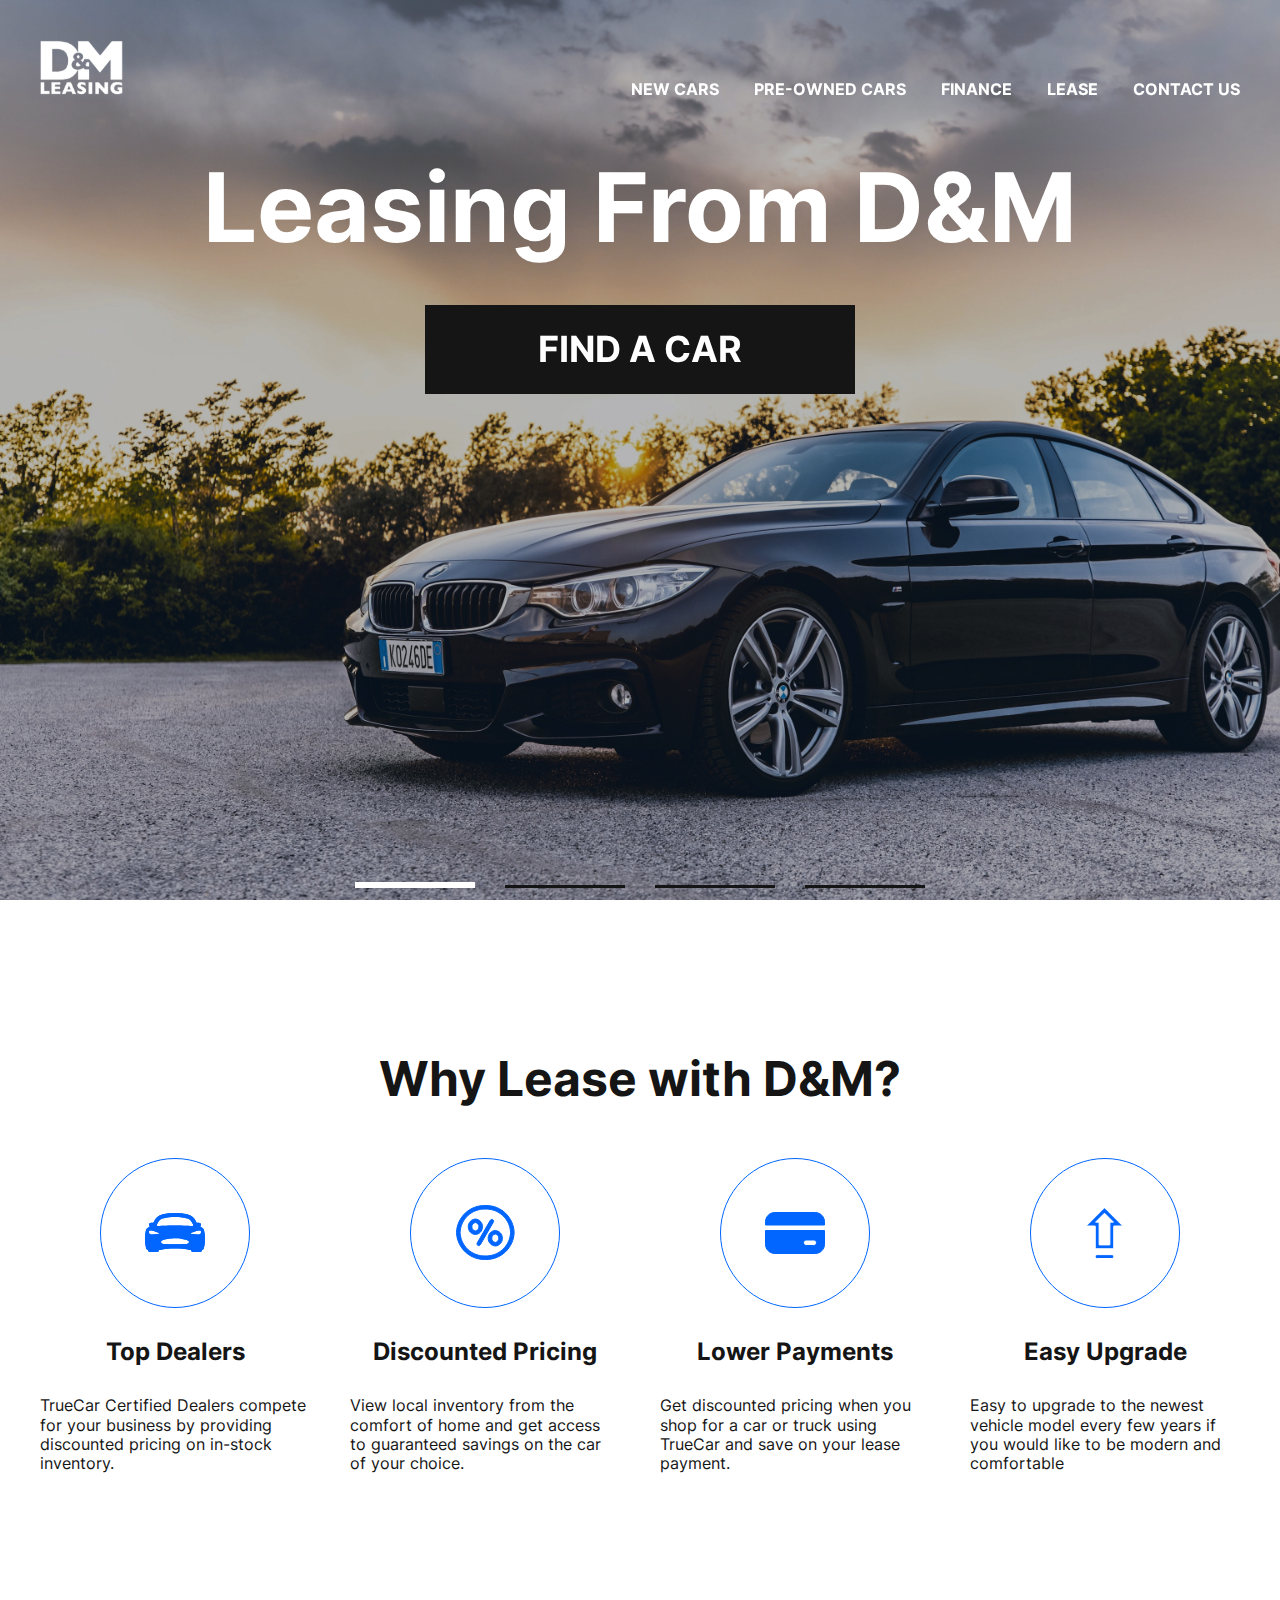
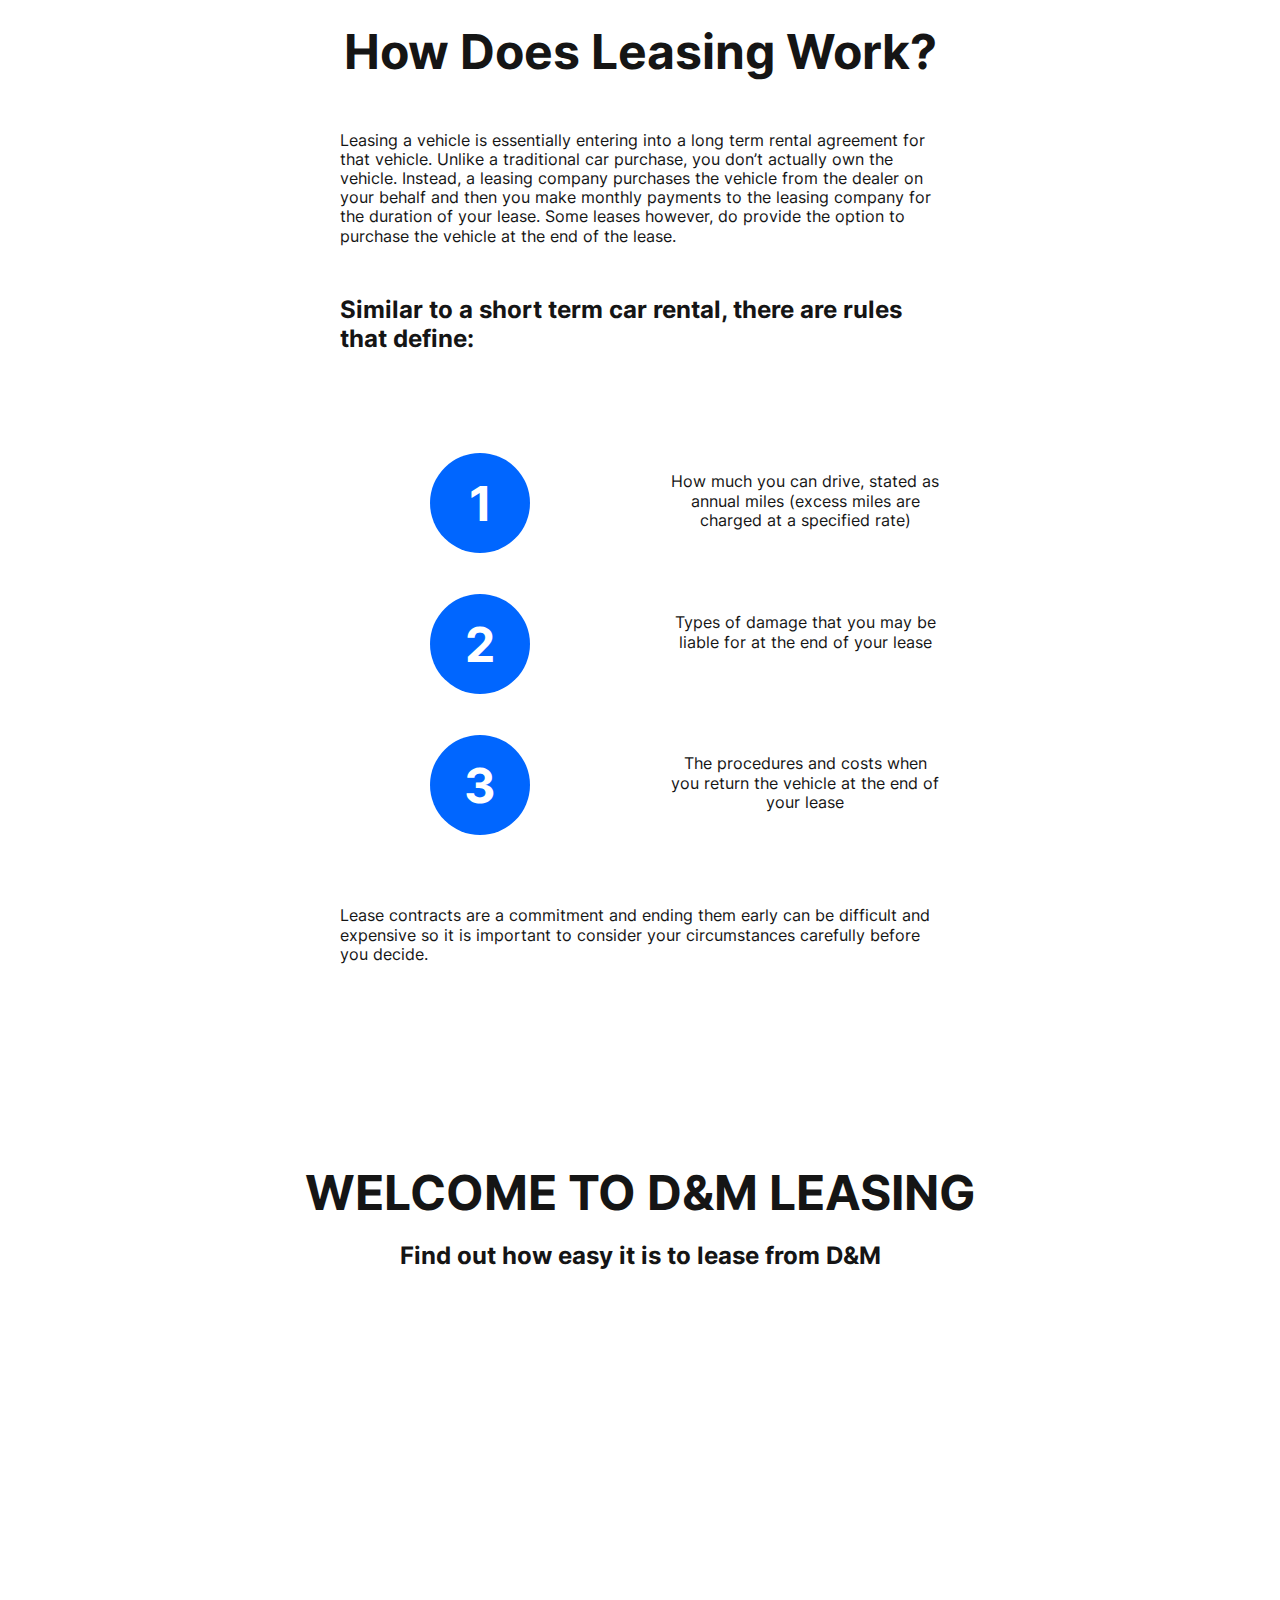
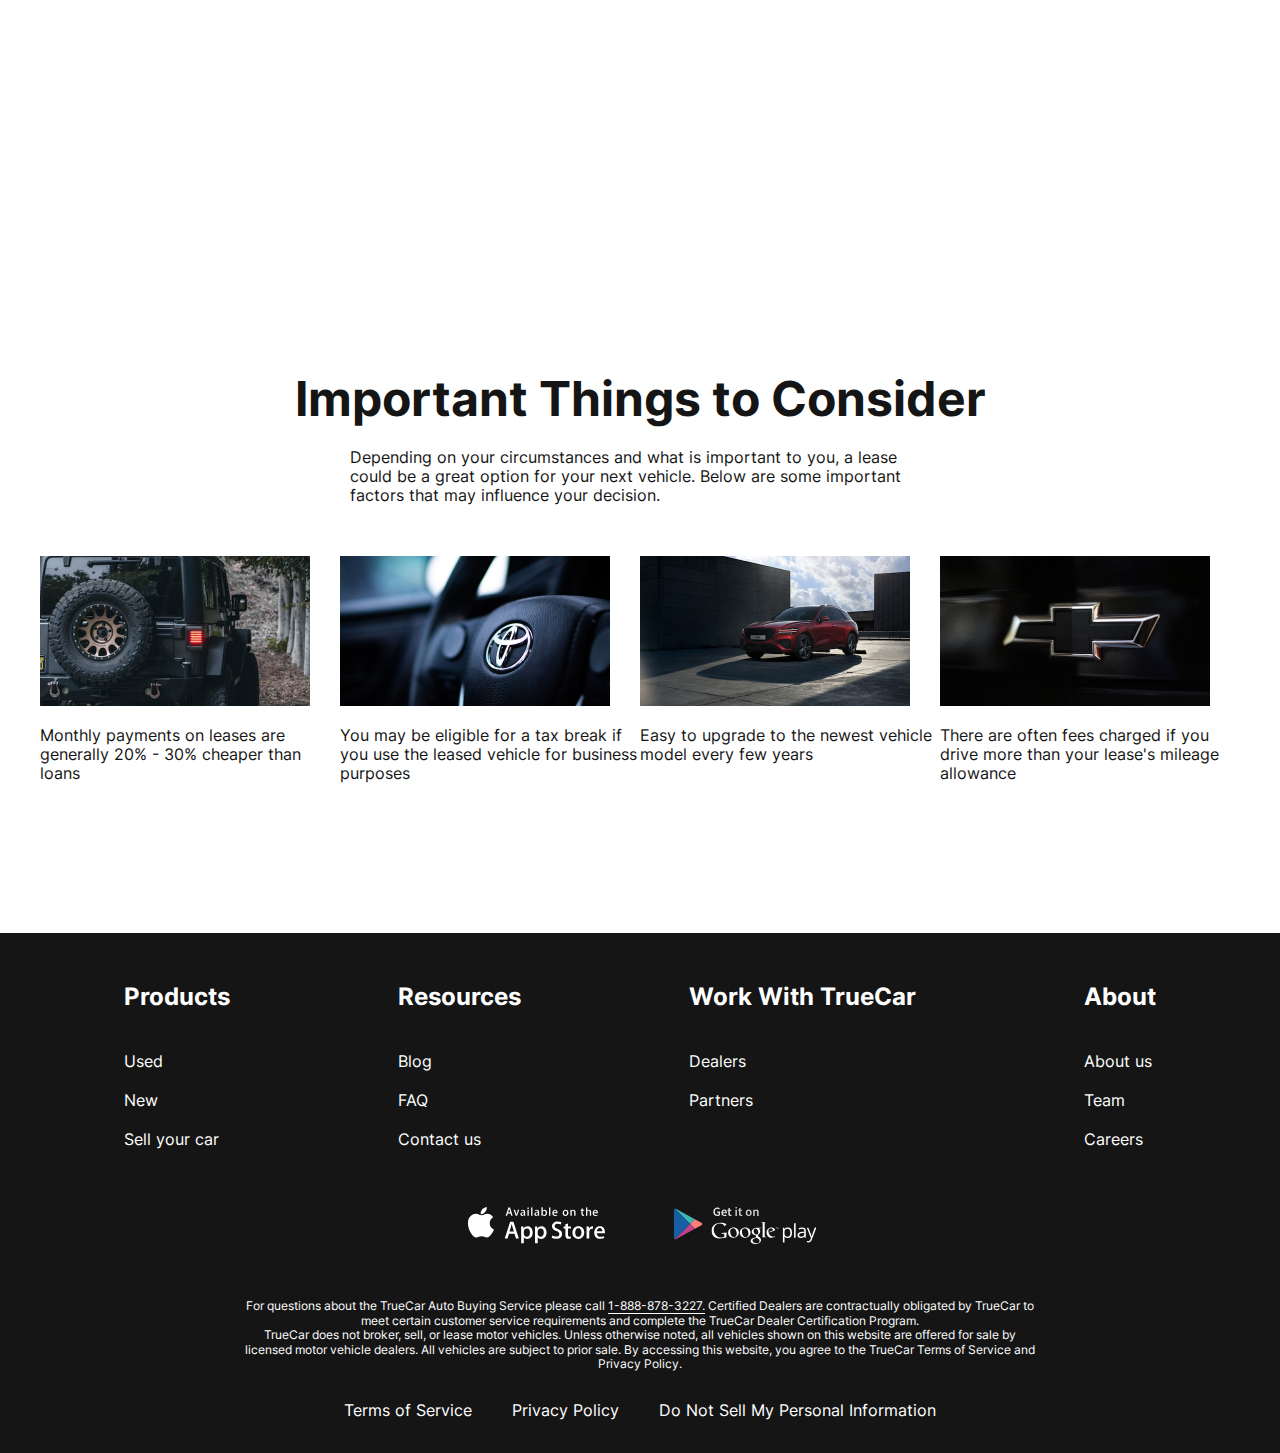
<file: index.html>
<!DOCTYPE html>
<html lang="en">

<head>
    <meta charset="UTF-8">
    <meta name="viewport" content="width=device-width, initial-scale=1.0">
    <title>D&M Leasing</title>
    <link rel="shortcut icon" href="img/logo.svg" type="image/x-icon">
    <link rel="stylesheet" href="css/normalize.css">
    <link rel="stylesheet" href="css/reset.css">
    <link rel="stylesheet" href="https://cdn.jsdelivr.net/npm/swiper@11/swiper-bundle.min.css" />
    <link rel="stylesheet" href="css/font.css">
    <link rel="stylesheet" href="css/style.css">
</head>
<body>

    <div class="wrapper">
        <header class="header header-main">
            <div class="container">
                <div class="header__inner">
                    <a href="#" class="logo">
                        <svg class="logo__img" xmlns="http://www.w3.org/2000/svg"
                            xmlns:xlink="http://www.w3.org/1999/xlink" width="83" height="55" viewBox="0 0 83 55"
                            fill="none">
                            <path d="M83 0H0V55H83V0Z" fill="url(#pattern0)" />
                            <defs>
                                <pattern id="pattern0" patternContentUnits="objectBoundingBox" width="1" height="1">
                                    <use xlink:href="#image0_4_2474"
                                        transform="matrix(0.001 0 0 0.00150909 0 -0.00403636)" />
                                </pattern>
                                <image id="image0_4_2474" width="1000" height="668"
                                    xlink:href="[data-uri]" />
                            </defs>
                        </svg>
                    </a>
                    <nav class="menu">
                        <button class="menu__btn">
                            <span></span>
                            <span></span>
                            <span></span>
                        </button>
                        <ul class="menu__list">
                            <li class="menu__list-item">
                                <a href="new-cars.html" class="menu__list-link" target="_blank">NEW CARS</a>
                            </li>
                            <li class="menu__list-item">
                                <a href="#" class="menu__list-link">PRE-OWNED CARS</a>
                            </li>
                            <li class="menu__list-item">
                                <a href="#" class="menu__list-link">FINANCE</a>
                            </li>
                            <li class="menu__list-item">
                                <a href="#" class="menu__list-link">LEASE</a>
                            </li>
                            <li class="menu__list-item">
                                <a href="contacts.html" class="menu__list-link" target="_blank">CONTACT US</a>
                            </li>
                        </ul>
                    </nav>
                </div>
            </div>
        </header>
        <main class="main">
            <section class="hero">
                <div class="container">
                    <h1 class="hero__title">
                        Leasing From D&M
                    </h1>
                    <a href="new-cars.html" class="hero__link" target="_blank">FIND A CAR</a>
                </div>
            </section>
            <div class="slider">
                <div class="swiper">
                    <div class="swiper-wrapper">
                        <div class="swiper-slide" style="background-image: url(img/slide-1.jpg);"></div>
                        <div class="swiper-slide" style="background-image: url(img/slide-2.webp);"></div>
                        <div class="swiper-slide" style="background-image: url(img/slide-3.jpg);"></div>
                        <div class="swiper-slide" style="background-image: url(img/slide-4.jpg);"></div> 
                    </div>
                    <div class="swiper-pagination"></div>
                </div>
            </div>
            <section class="why-lease">
                <div class="container">
                    <h2 class="why-lease__title">
                        Why Lease with D&M?
                    </h2>
                    <ul class="why-lease__list">
                        <li class="why-lease__item">
                            <img class="why-lease__item-img" src="img/dealers.svg" alt="">
                            <h3 class="why-lease__item-title">
                                Top Dealers
                            </h3>
                            <p class="why-lease__item-text">
                                TrueCar Certified Dealers compete for your business by providing discounted pricing on in-stock inventory.
                            </p>
                        </li>
                        <li class="why-lease__item">
                            <img class="why-lease__item-img" src="img/discount.svg" alt="">
                            <h3 class="why-lease__item-title">
                                Discounted Pricing
                            </h3>
                            <p class="why-lease__item-text">
                                View local inventory from the comfort of home and get access to guaranteed savings on the car of your choice.
                            </p>
                        </li>
                        <li class="why-lease__item">
                            <img class="why-lease__item-img" src="img/payment.svg" alt="">
                            <h3 class="why-lease__item-title">
                                Lower Payments
                            </h3>
                            <p class="why-lease__item-text">
                                Get discounted pricing when you shop for a car or truck using TrueCar and save on your lease payment.
                            </p>
                        </li>
                        <li class="why-lease__item">
                            <img class="why-lease__item-img" src="img/upgrade.svg" alt="">
                            <h3 class="why-lease__item-title">
                                Easy Upgrade
                            </h3>
                            <p class="why-lease__item-text">
                                Easy to upgrade to the newest vehicle model every few years if you would like to be modern and comfortable
                            </p>
                        </li>
                    </ul>
                </div>
            </section>
            <section class="how-work">
                <div class="container">
                    <div class="how-work__inner">
                        <h2 class="how-work__title">
                            How Does Leasing Work?
                        </h2>
                        <p class="how-work__text">
                            Leasing a vehicle is essentially entering into a long term rental agreement for that vehicle. Unlike a traditional car purchase, you don’t actually own the vehicle. Instead, a leasing company purchases the vehicle from the dealer on your behalf and then you make monthly payments to the leasing company for the duration of your lease. Some leases however, do provide the option to purchase the vehicle at the end of the lease.
                        </p>
                        <h3 class="how-work__sub">
                            Similar to a short term car rental, there are rules that define:
                        </h3>
                        <ol class="how-work__list">
                            <li class="how-work__item">
                                How much you can drive, stated as annual miles (excess miles are charged at a specified rate)
                            </li>
                            <li class="how-work__item">
                                Types of damage that you may be liable for at the end of your lease
                            </li>
                            <li class="how-work__item">
                                The procedures and costs when you return the vehicle at the end of your lease
                            </li>
                        </ol>
                        <p class="how-work__text">
                            Lease contracts are a commitment and ending them early can be difficult and expensive so it is important to consider your circumstances carefully before you decide.
                        </p>
                    </div>
                </div>
            </section>
            <section class="welcome-video">
                <div class="container">
                    <h2 class="welcome-video__title">
                        WELCOME TO D&M LEASING
                    </h2>
                    <h3 class="welcome-video__sub">
                        Find out how easy it is to lease from D&M
                    </h3>
                    <iframe class="welcome-video__video" width="1000" height="500" src="https://www.youtube.com/embed/o6WxMnnBmew?si=Ruz22UvI8swRWRus" title="YouTube video player" frameborder="0" allow="accelerometer; autoplay; clipboard-write; encrypted-media; gyroscope; picture-in-picture; web-share" allowfullscreen></iframe>
                </div>
            </section>
            <section class="important">
                <div class="container">
                    <h2 class="important__title">
                        Important Things to Consider
                    </h2>
                    <p class="important__title-text">
                        Depending on your circumstances and what is important to you, a lease could be a great option for your next vehicle. Below are some important factors that may influence your decision.
                    </p>
                    <ul class="important__list">
                        <li class="important__item">
                            <img class="important__item-img" src="img/important-1.jpg" alt="">
                            <p class="important__text">
                                Monthly payments on leases are generally 20% - 30% cheaper than loans
                            </p>
                        </li>
                        <li class="important__item">
                            <img class="important__item-img" src="img/important-2.jpg" alt="">
                            <p class="important__text">
                                You may be eligible for a tax break if you use the leased vehicle for business purposes
                            </p>
                        </li>
                        <li class="important__item">
                            <img class="important__item-img" src="img/important-3.jpg" alt="">
                            <p class="important__text">
                                Easy to upgrade to the newest vehicle model every few years
                            </p>
                        </li>
                        <li class="important__item">
                            <img class="important__item-img" src="img/important-4.jpg" alt="">
                            <p class="important__text">
                                There are often fees charged if you drive more than your lease's mileage allowance
                            </p>
                        </li>
                    </ul>
                </div>
            </section>
        </main>
        <footer class="footer">
            <div class="container">
                <nav class="footer__menu">
                    <ul class="footer__menu-list">
                        <li class="footer__menu-item">
                            <p class="footer__menu-title">Products</p>
                            <a href="#" class="footer__menu-link">Used</a>
                            <a href="#" class="footer__menu-link">New</a>
                            <a href="#" class="footer__menu-link">Sell your car</a>
                        </li>
                    </ul>
                    <ul class="footer__menu-list">
                        <li class="footer__menu-item">
                            <p class="footer__menu-title">Resources</p>
                            <a href="#" class="footer__menu-link">Blog</a>
                            <a href="#" class="footer__menu-link">FAQ</a>
                            <a href="#" class="footer__menu-link">Contact us</a>
                        </li>
                    </ul>
                    <ul class="footer__menu-list">
                        <li class="footer__menu-item">
                            <p class="footer__menu-title">Work With TrueCar</p>
                            <a href="#" class="footer__menu-link">Dealers</a>
                            <a href="#" class="footer__menu-link">Partners</a>
                        </li>
                    </ul>
                    <ul class="footer__menu-list">
                        <li class="footer__menu-item">
                            <p class="footer__menu-title">About</p>
                            <a href="#" class="footer__menu-link">About us</a>
                            <a href="#" class="footer__menu-link">Team</a>
                            <a href="#" class="footer__menu-link">Careers</a>
                        </li>
                    </ul>
                </nav>
                <ul class="app">
                    <li class="app__item">
                        <a href="#" class="app__item-link">
                            <img src="img/app-store.svg" alt="">
                        </a>
                    </li>
                    <li class="app__item">
                        <a href="#" class="app__item-link">
                            <img src="img/google-play.svg" alt="">
                        </a>
                    </li>
                </ul>
                <div class="footer__copy">
                    <p class="footer__copy-text">
                        For questions about the TrueCar Auto Buying Service please call <a
                            href="tel:+18888783227">1-888-878-3227.</a>
                        Certified Dealers are contractually obligated by TrueCar to meet certain customer service
                        requirements and complete the TrueCar Dealer Certification Program.
                    </p>
                    <p class="footer__copy-text">
                        TrueCar does not broker, sell, or lease motor vehicles. Unless otherwise noted, all vehicles
                        shown
                        on this website are offered for sale by licensed motor vehicle dealers. All vehicles are subject
                        to
                        prior sale. By accessing this website, you agree to the TrueCar Terms of Service and Privacy
                        Policy.
                    </p>
                </div>
                <nav class="copy__nav">
                    <ul class="copy__nav-list">
                        <li class="copy__nav-item">
                            <a href="#" class="copy__nav-link">
                                Terms of Service
                            </a>
                        </li>
                        <li class="copy__nav-item">
                            <a href="#" class="copy__nav-link">
                                Privacy Policy
                            </a>
                        </li>
                        <li class="copy__nav-item">
                            <a href="#" class="copy__nav-link">
                                Do Not Sell My Personal Information
                            </a>
                        </li>
                    </ul>
                </nav>
            </div>
        </footer>
    </div>


    <script src="https://cdn.jsdelivr.net/npm/swiper@11/swiper-bundle.min.js"></script>
    <script src="js/main.js"></script>
</body>

</html>
</file>
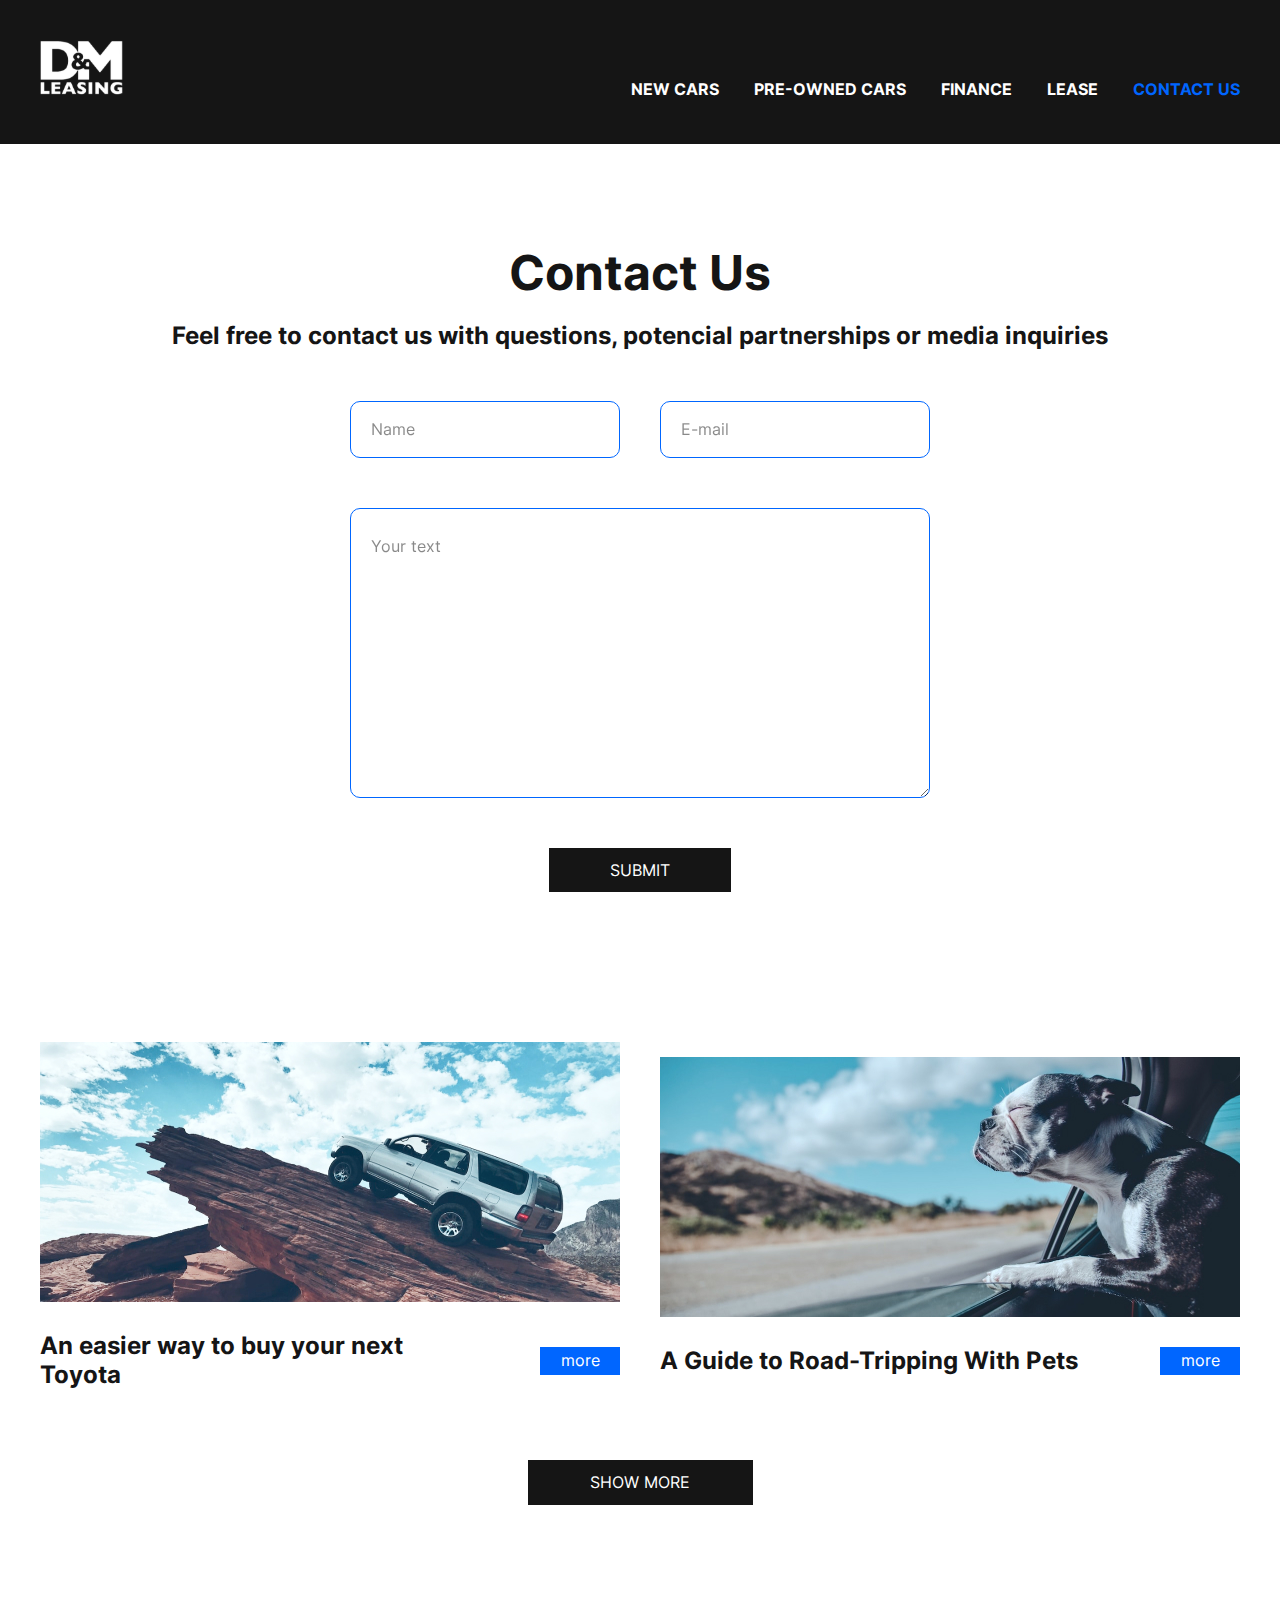
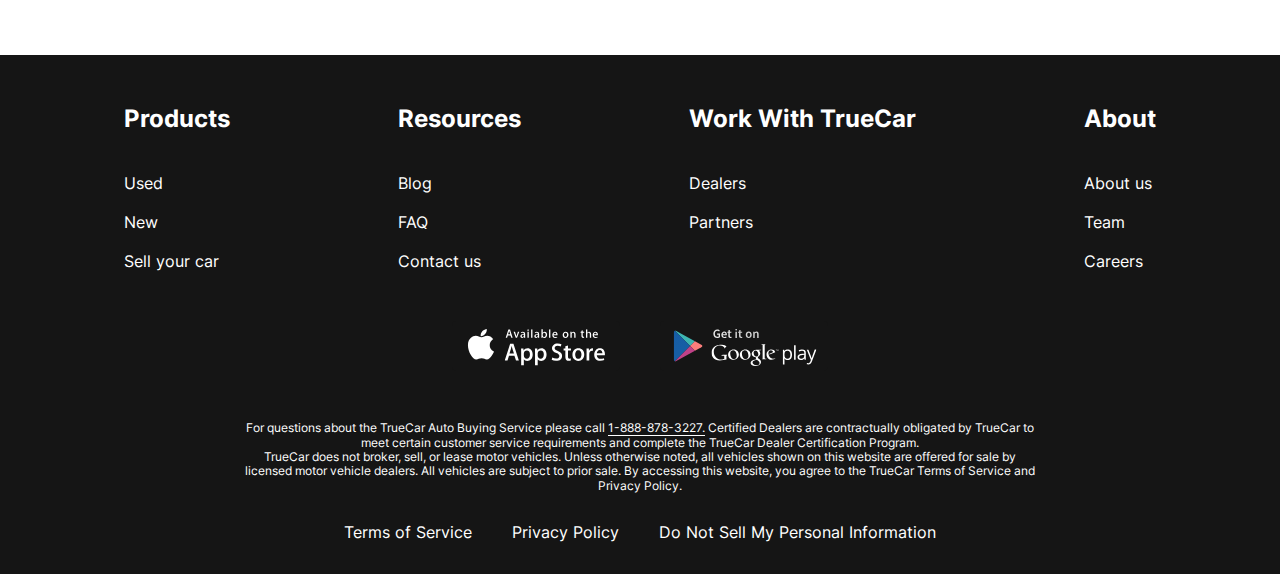
<file: contacts.html>
<!DOCTYPE html>
<html lang="en">

<head>
    <meta charset="UTF-8">
    <meta name="viewport" content="width=device-width, initial-scale=1.0">
    <title>D&M | Contacs us</title>
    <link rel="shortcut icon" href="img/logo.svg" type="image/x-icon">
    <link rel="stylesheet" href="css/normalize.css">
    <link rel="stylesheet" href="css/reset.css">
    <link rel="stylesheet" href="css/font.css">
    <link rel="stylesheet" href="css/style.css">
</head>

<body>

    <div class="wrapper">
        <header class="header">
            <div class="container">
                <div class="header__inner">
                    <a href="index.html" class="logo" target="_blank">
                        <svg class="logo__img" xmlns="http://www.w3.org/2000/svg"
                            xmlns:xlink="http://www.w3.org/1999/xlink" width="83" height="55" viewBox="0 0 83 55"
                            fill="none">
                            <path d="M83 0H0V55H83V0Z" fill="url(#pattern0)" />
                            <defs>
                                <pattern id="pattern0" patternContentUnits="objectBoundingBox" width="1" height="1">
                                    <use xlink:href="#image0_4_2474"
                                        transform="matrix(0.001 0 0 0.00150909 0 -0.00403636)" />
                                </pattern>
                                <image id="image0_4_2474" width="1000" height="668"
                                    xlink:href="[data-uri]" />
                            </defs>
                        </svg>
                    </a>
                    <nav class="menu">
                        <button class="menu__btn">
                            <span></span>
                            <span></span>
                            <span></span>
                        </button>
                        <ul class="menu__list">
                            <li class="menu__list-item">
                                <a href="new-cars.html" class="menu__list-link" target="_blank">NEW CARS</a>
                            </li>
                            <li class="menu__list-item">
                                <a href="#" class="menu__list-link">PRE-OWNED CARS</a>
                            </li>
                            <li class="menu__list-item">
                                <a href="#" class="menu__list-link">FINANCE</a>
                            </li>
                            <li class="menu__list-item">
                                <a href="#" class="menu__list-link">LEASE</a>
                            </li>
                            <li class="menu__list-item">
                                <a href="#" class="menu__list-link menu__list-link--active">CONTACT US</a>
                            </li>
                        </ul>
                    </nav>
                </div>
            </div>
        </header>
        <main class="main">
            <section class="contacts">
                <div class="container">
                    <h2 class="contacts__title">
                        Contact Us
                    </h2>
                    <h3 class="contacts__sub-title">
                        Feel free to contact us with questions, potencial partnerships or media inquiries
                    </h3>
                    <form action="#" class="form">
                        <input type="text" class="form__input" placeholder="Name">
                        <input type="email" class="form__input" placeholder="E-mail">
                        <textarea class="form__textarea" placeholder="Your text"></textarea>
                        <button class="form__btn" type="submit">SUBMIT</button>
                    </form>
                </div>
            </section>
            <section class="blog">
                <div class="container">
                    <div class="blog__inner">
                        <div class="blog__item">
                            <a class="blog__img-link" href="#"><img class="blog__img" src="img/blog-tayota.jpg" alt=""></a>
                            <h3 class="blog__sub">
                                <a href="#" class="blog__sub-link">
                                    An easier way to buy your next Toyota
                                </a>
                            </h3>
                            <a href="#" class="blog__more">more</a>
                        </div>
                        <div class="blog__item">
                            <a class="blog__img-link" href="#"><img class="blog__img" src="img/blog-dog.jpg" alt=""></a>
                            <h3 class="blog__sub">
                                <a href="#" class="blog__sub-link">
                                    A Guide to Road-Tripping With Pets
                                </a>
                            </h3>
                            <a href="#" class="blog__more">more</a>
                        </div>
                    </div>
                    <a href="#" class="showmore-link">SHOW MORE</a>
                </div>
            </section>
        </main>
        <footer class="footer">
            <div class="container">
                <nav class="footer__menu">
                    <ul class="footer__menu-list">
                        <li class="footer__menu-item">
                            <p class="footer__menu-title">Products</p>
                            <a href="#" class="footer__menu-link">Used</a>
                            <a href="#" class="footer__menu-link">New</a>
                            <a href="#" class="footer__menu-link">Sell your car</a>
                        </li>
                    </ul>
                    <ul class="footer__menu-list">
                        <li class="footer__menu-item">
                            <p class="footer__menu-title">Resources</p>
                            <a href="#" class="footer__menu-link">Blog</a>
                            <a href="#" class="footer__menu-link">FAQ</a>
                            <a href="#" class="footer__menu-link">Contact us</a>
                        </li>
                    </ul>
                    <ul class="footer__menu-list">
                        <li class="footer__menu-item">
                            <p class="footer__menu-title">Work With TrueCar</p>
                            <a href="#" class="footer__menu-link">Dealers</a>
                            <a href="#" class="footer__menu-link">Partners</a>
                        </li>
                    </ul>
                    <ul class="footer__menu-list">
                        <li class="footer__menu-item">
                            <p class="footer__menu-title">About</p>
                            <a href="#" class="footer__menu-link">About us</a>
                            <a href="#" class="footer__menu-link">Team</a>
                            <a href="#" class="footer__menu-link">Careers</a>
                        </li>
                    </ul>
                </nav>
                <ul class="app">
                    <li class="app__item">
                        <a href="#" class="app__item-link">
                            <img src="img/app-store.svg" alt="">
                        </a>
                    </li>
                    <li class="app__item">
                        <a href="#" class="app__item-link">
                            <img src="img/google-play.svg" alt="">
                        </a>
                    </li>
                </ul>
                <div class="footer__copy">
                    <p class="footer__copy-text">
                        For questions about the TrueCar Auto Buying Service please call <a href="tel:+18888783227">1-888-878-3227.</a>
                        Certified Dealers are contractually obligated by TrueCar to meet certain customer service
                        requirements and complete the TrueCar Dealer Certification Program.
                    </p>
                    <p class="footer__copy-text">
                        TrueCar does not broker, sell, or lease motor vehicles. Unless otherwise noted, all vehicles shown
                        on this website are offered for sale by licensed motor vehicle dealers. All vehicles are subject to
                        prior sale. By accessing this website, you agree to the TrueCar Terms of Service and Privacy Policy.
                    </p>
                </div>
                <nav class="copy__nav">
                    <ul class="copy__nav-list">
                        <li class="copy__nav-item">
                            <a href="#" class="copy__nav-link">
                                Terms of Service
                            </a>
                        </li>
                        <li class="copy__nav-item">
                            <a href="#" class="copy__nav-link">
                                Privacy Policy
                            </a>
                        </li>
                        <li class="copy__nav-item">
                            <a href="#" class="copy__nav-link">
                                Do Not Sell My Personal Information
                            </a>
                        </li>
                    </ul>
                </nav>
            </div>
        </footer>
    </div>
    <script src="js/main.js"></script>
</body>

</html>
</file>
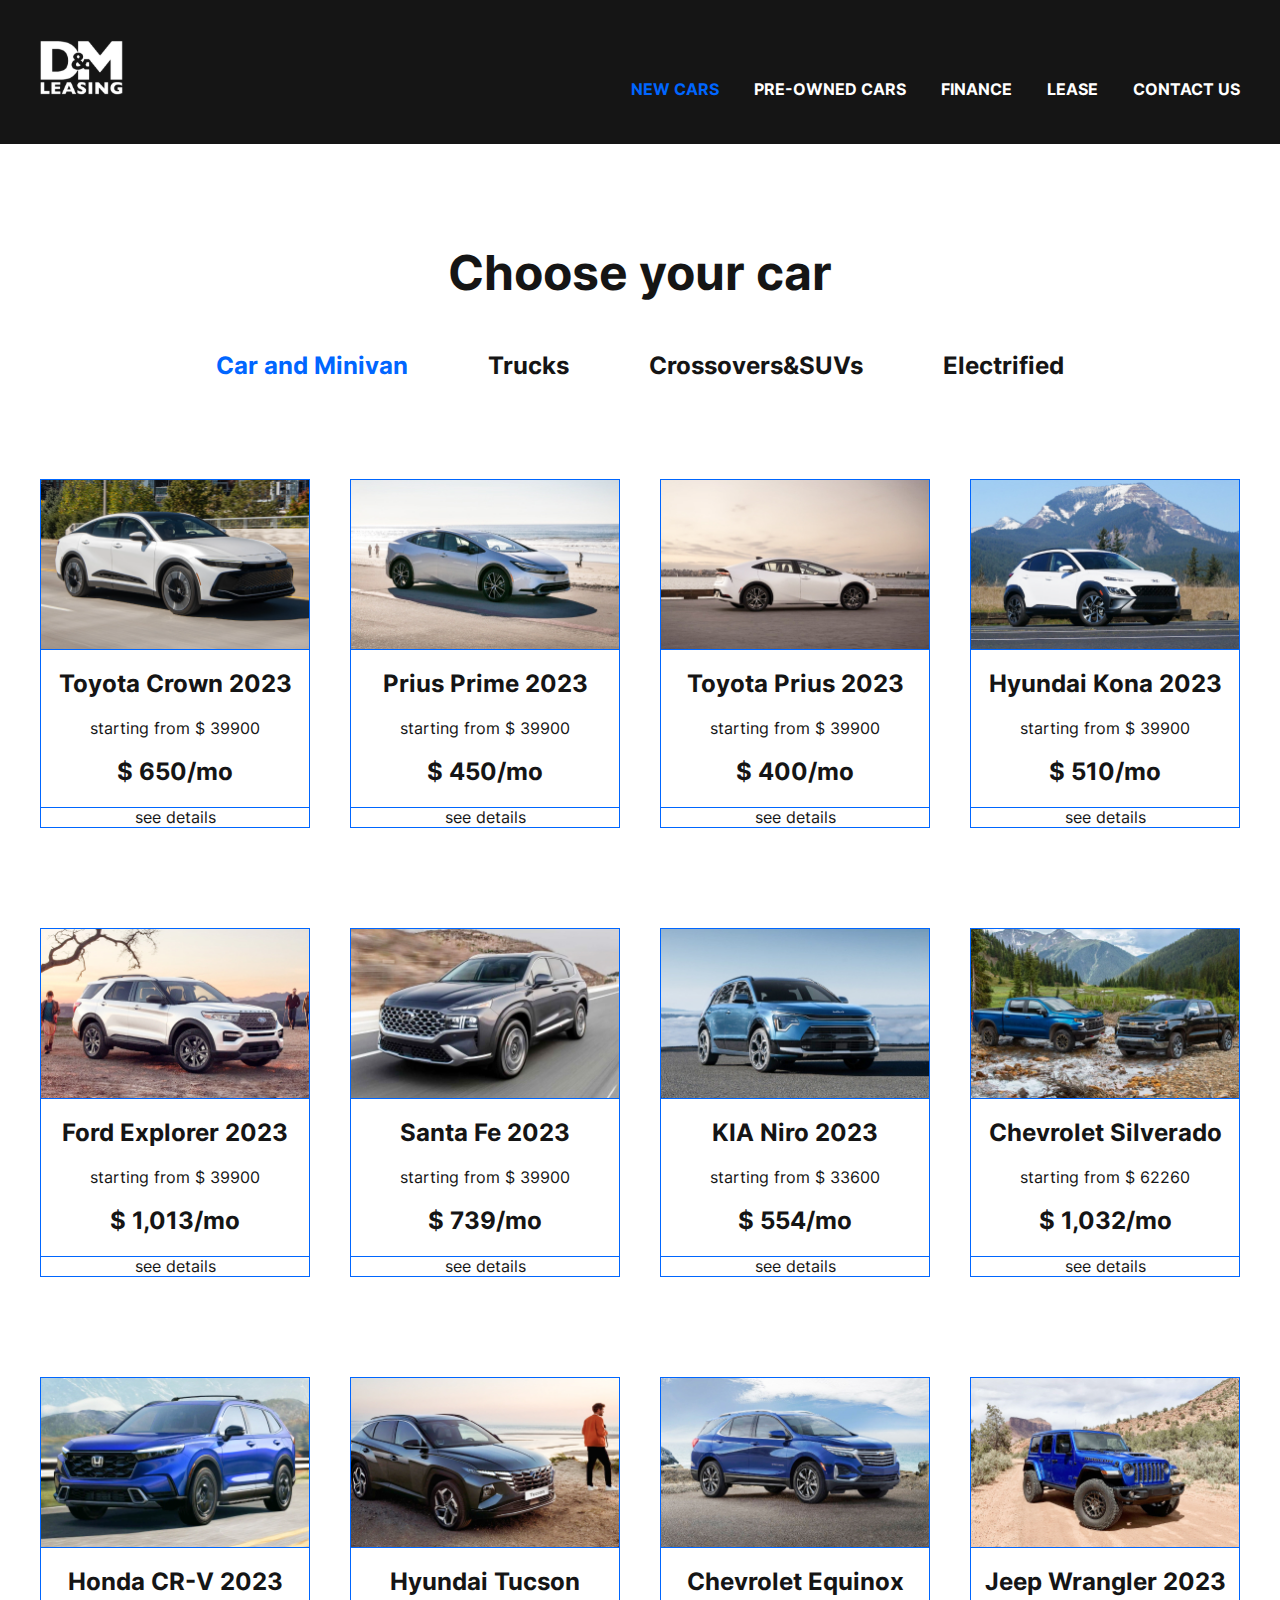
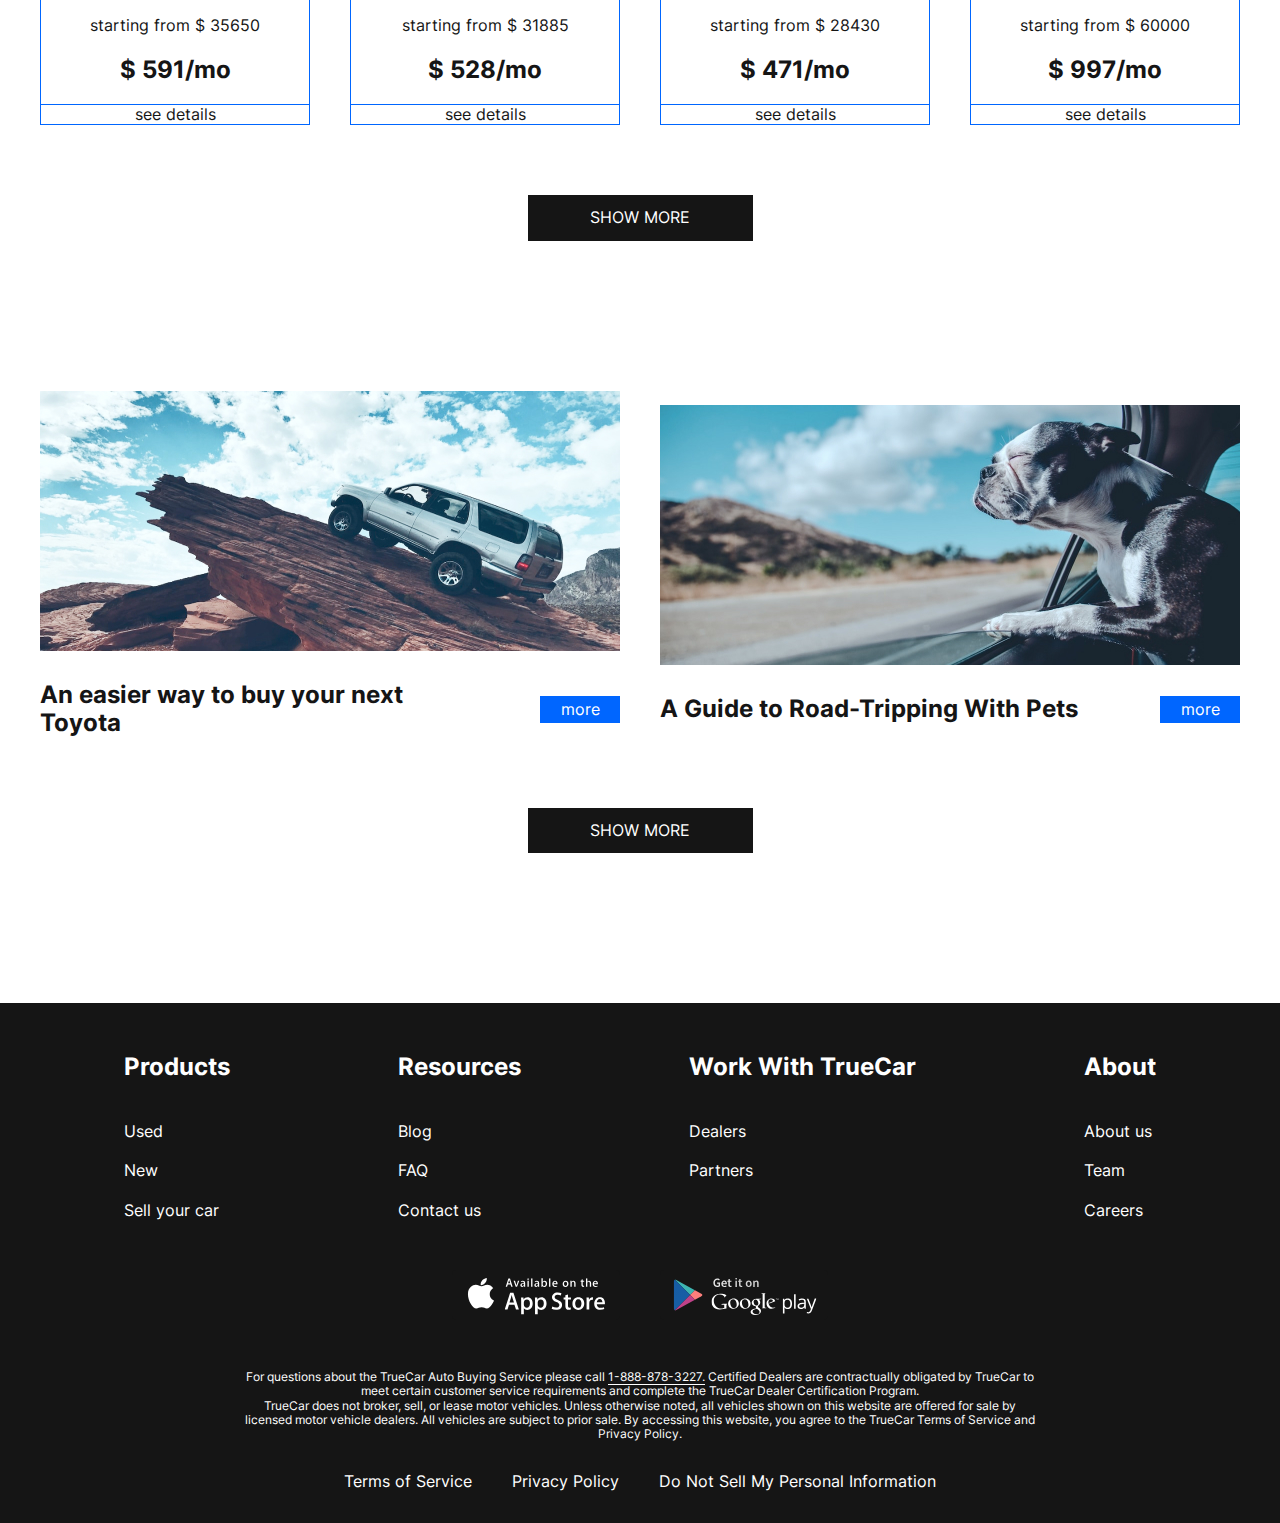
<file: new-cars.html>
<!DOCTYPE html>
<html lang="en">

<head>
    <meta charset="UTF-8">
    <meta name="viewport" content="width=device-width, initial-scale=1.0">
    <title>D&M | New Cars</title>
    <link rel="shortcut icon" href="img/logo.svg" type="image/x-icon">
    <link rel="stylesheet" href="css/normalize.css">
    <link rel="stylesheet" href="css/reset.css">
    <link rel="stylesheet" href="css/font.css">
    <link rel="stylesheet" href="css/style.css">
</head>

<body>

    <div class="wrapper">
        <header class="header">
            <div class="container">
                <div class="header__inner">
                    <a href="index.html" class="logo" target="_blank">
                        <svg class="logo__img" xmlns="http://www.w3.org/2000/svg"
                            xmlns:xlink="http://www.w3.org/1999/xlink" width="83" height="55" viewBox="0 0 83 55"
                            fill="none">
                            <path d="M83 0H0V55H83V0Z" fill="url(#pattern0)" />
                            <defs>
                                <pattern id="pattern0" patternContentUnits="objectBoundingBox" width="1" height="1">
                                    <use xlink:href="#image0_4_2474"
                                        transform="matrix(0.001 0 0 0.00150909 0 -0.00403636)" />
                                </pattern>
                                <image id="image0_4_2474" width="1000" height="668"
                                    xlink:href="[data-uri]" />
                            </defs>
                        </svg>
                    </a>
                    <nav class="menu">
                        <button class="menu__btn">
                            <span></span>
                            <span></span>
                            <span></span>
                        </button>
                        <ul class="menu__list">
                            <li class="menu__list-item">
                                <a href="#" class="menu__list-link menu__list-link--active">NEW CARS</a>
                            </li>
                            <li class="menu__list-item">
                                <a href="#" class="menu__list-link">PRE-OWNED CARS</a>
                            </li>
                            <li class="menu__list-item">
                                <a href="#" class="menu__list-link">FINANCE</a>
                            </li>
                            <li class="menu__list-item">
                                <a href="#" class="menu__list-link">LEASE</a>
                            </li>
                            <li class="menu__list-item">
                                <a href="contacts.html" class="menu__list-link" target="_blank">CONTACT US</a>
                            </li>
                        </ul>
                    </nav>
                </div>
            </div>
        </header>
        <main class="main">
            <section class="choose">
                <div class="container">
                    <h2 class="choose__title">
                        Choose your car
                    </h2>
                    <div class="tabs">
                        <div class="tabs__btn">
                            <button class="tabs__btn-item tabs__btn-item--active" data-button="content-1">Car and Minivan</button>
                            <button class="tabs__btn-item" data-button="content-2">Trucks</button>
                            <button class="tabs__btn-item" data-button="content-3">Crossovers&SUVs</button>
                            <button class="tabs__btn-item" data-button="content-4">Electrified</button>
                        </div>
                        <div class="tabs__content">
                            <div class="tabs__content-item tabs__content-item--active" id="content-1">
                                <div class="tabs__content-inner">
                                    <a href="#" class="tabs__content-link"><img class="tabs__content-img" src="img/item-1.png" alt=""></a>
                                    <h3 class="tabs__content-title">Toyota Crown 2023</h3>
                                    <p class="tabs__content-text">starting from $ 39900</p>
                                    <p class="tabs__content-price">$ 650/mo</p>
                                    <a href="#" class="tabs__content-details">see details</a>
                                </div>
                                <div class="tabs__content-inner">
                                    <a href="#" class="tabs__content-link"><img class="tabs__content-img" src="img/item-2.jpg" alt=""></a>
                                    <h3 class="tabs__content-title">Prius Prime 2023</h3>
                                    <p class="tabs__content-text">starting from $ 39900</p>
                                    <p class="tabs__content-price">$ 450/mo</p>
                                    <a href="#" class="tabs__content-details">see details</a>
                                </div>
                                <div class="tabs__content-inner">
                                    <a href="#" class="tabs__content-link"><img class="tabs__content-img" src="img/item-3.jpg" alt=""></a>
                                    <h3 class="tabs__content-title">Toyota Prius 2023</h3>
                                    <p class="tabs__content-text">starting from $ 39900</p>
                                    <p class="tabs__content-price">$ 400/mo</p>
                                    <a href="#" class="tabs__content-details">see details</a>
                                </div>
                                <div class="tabs__content-inner">
                                    <a href="#" class="tabs__content-link"><img class="tabs__content-img" src="img/item-4.jpg" alt=""></a>
                                    <h3 class="tabs__content-title">Hyundai Kona 2023</h3>
                                    <p class="tabs__content-text">starting from $ 39900</p>
                                    <p class="tabs__content-price">$ 510/mo</p>
                                    <a href="#" class="tabs__content-details">see details</a>
                                </div>
                                <div class="tabs__content-inner">
                                    <a href="#" class="tabs__content-link"><img class="tabs__content-img" src="img/item-5.jpg" alt=""></a>
                                    <h3 class="tabs__content-title">Ford Explorer 2023</h3>
                                    <p class="tabs__content-text">starting from $ 39900</p>
                                    <p class="tabs__content-price">$ 1,013/mo</p>
                                    <a href="#" class="tabs__content-details">see details</a>
                                </div>
                                <div class="tabs__content-inner">
                                    <a href="#" class="tabs__content-link"><img class="tabs__content-img" src="img/item-6.jpg" alt=""></a>
                                    <h3 class="tabs__content-title">Santa  Fe 2023</h3>
                                    <p class="tabs__content-text">starting from $ 39900</p>
                                    <p class="tabs__content-price">$ 739/mo</p>
                                    <a href="#" class="tabs__content-details">see details</a>
                                </div>
                                <div class="tabs__content-inner">
                                    <a href="#" class="tabs__content-link"><img class="tabs__content-img" src="img/item-7.jpg" alt=""></a>
                                    <h3 class="tabs__content-title">KIA Niro 2023</h3>
                                    <p class="tabs__content-text">starting from $ 33600</p>
                                    <p class="tabs__content-price">$ 554/mo</p>
                                    <a href="#" class="tabs__content-details">see details</a>
                                </div>
                                <div class="tabs__content-inner">
                                    <a href="#" class="tabs__content-link"><img class="tabs__content-img" src="img/item-8.jpg" alt=""></a>
                                    <h3 class="tabs__content-title">Chevrolet Silverado</h3>
                                    <p class="tabs__content-text">starting from $ 62260</p>
                                    <p class="tabs__content-price">$ 1,032/mo</p>
                                    <a href="#" class="tabs__content-details">see details</a>
                                </div>
                                <div class="tabs__content-inner">
                                    <a href="#" class="tabs__content-link"><img class="tabs__content-img" src="img/item-9.jpg" alt=""></a>
                                    <h3 class="tabs__content-title">Honda CR-V 2023</h3>
                                    <p class="tabs__content-text">starting from $ 35650</p>
                                    <p class="tabs__content-price">$ 591/mo</p>
                                    <a href="#" class="tabs__content-details">see details</a>
                                </div>
                                <div class="tabs__content-inner">
                                    <a href="#" class="tabs__content-link"><img class="tabs__content-img" src="img/item-10.jpg" alt=""></a>
                                    <h3 class="tabs__content-title">Hyundai Tucson</h3>
                                    <p class="tabs__content-text">starting from $ 31885</p>
                                    <p class="tabs__content-price">$ 528/mo</p>
                                    <a href="#" class="tabs__content-details">see details</a>
                                </div>
                                <div class="tabs__content-inner">
                                    <a href="#" class="tabs__content-link"><img class="tabs__content-img" src="img/item-11.jpg" alt=""></a>
                                    <h3 class="tabs__content-title">Chevrolet Equinox </h3>
                                    <p class="tabs__content-text">starting from $ 28430</p>
                                    <p class="tabs__content-price">$ 471/mo</p>
                                    <a href="#" class="tabs__content-details">see details</a>
                                </div>
                                <div class="tabs__content-inner">
                                    <a href="#" class="tabs__content-link"><img class="tabs__content-img" src="img/item-12.jpg" alt=""></a>
                                    <h3 class="tabs__content-title">Jeep Wrangler 2023</h3>
                                    <p class="tabs__content-text">starting from $ 60000</p>
                                    <p class="tabs__content-price">$ 997/mo</p>
                                    <a href="#" class="tabs__content-details">see details</a>
                                </div>
                            </div>
                        </div>
                        <div class="tabs__content">
                            <div class="tabs__content-item" id="content-2">
                                <div class="tabs__content-inner">
                                    <a href="#" class="tabs__content-link"><img class="tabs__content-img" src="img/truck-1.webp" alt=""></a>
                                    <h3 class="tabs__content-title">Toyota Crown 2023</h3>
                                    <p class="tabs__content-text">starting from $ 39900</p>
                                    <p class="tabs__content-price">$ 650/mo</p>
                                    <a href="#" class="tabs__content-details">see details</a>
                                </div>
                                <div class="tabs__content-inner">
                                    <a href="#" class="tabs__content-link"><img class="tabs__content-img" src="img/truck-2.webp" alt=""></a>
                                    <h3 class="tabs__content-title">Prius Prime 2023</h3>
                                    <p class="tabs__content-text">starting from $ 39900</p>
                                    <p class="tabs__content-price">$ 450/mo</p>
                                    <a href="#" class="tabs__content-details">see details</a>
                                </div>
                                <div class="tabs__content-inner">
                                    <a href="#" class="tabs__content-link"><img class="tabs__content-img" src="img/truck-3.webp" alt=""></a>
                                    <h3 class="tabs__content-title">Toyota Prius 2023</h3>
                                    <p class="tabs__content-text">starting from $ 39900</p>
                                    <p class="tabs__content-price">$ 400/mo</p>
                                    <a href="#" class="tabs__content-details">see details</a>
                                </div>
                                <div class="tabs__content-inner">
                                    <a href="#" class="tabs__content-link"><img class="tabs__content-img" src="img/truck-4.webp" alt=""></a>
                                    <h3 class="tabs__content-title">Hyundai Kona 2023</h3>
                                    <p class="tabs__content-text">starting from $ 39900</p>
                                    <p class="tabs__content-price">$ 510/mo</p>
                                    <a href="#" class="tabs__content-details">see details</a>
                                </div>
                            </div>
                        </div>
                        <div class="tabs__content">
                            <div class="tabs__content-item" id="content-3">
                                <div class="tabs__content-inner">
                                    <a href="#" class="tabs__content-link"><img class="tabs__content-img" src="img/SUV-1.webp" alt=""></a>
                                    <h3 class="tabs__content-title">Toyota Crown 2023</h3>
                                    <p class="tabs__content-text">starting from $ 39900</p>
                                    <p class="tabs__content-price">$ 650/mo</p>
                                    <a href="#" class="tabs__content-details">see details</a>
                                </div>
                                <div class="tabs__content-inner">
                                    <a href="#" class="tabs__content-link"><img class="tabs__content-img" src="img/SUV-2.webp" alt=""></a>
                                    <h3 class="tabs__content-title">Prius Prime 2023</h3>
                                    <p class="tabs__content-text">starting from $ 39900</p>
                                    <p class="tabs__content-price">$ 450/mo</p>
                                    <a href="#" class="tabs__content-details">see details</a>
                                </div>
                                <div class="tabs__content-inner">
                                    <a href="#" class="tabs__content-link"><img class="tabs__content-img" src="img/SUV-3.webp" alt=""></a>
                                    <h3 class="tabs__content-title">Toyota Prius 2023</h3>
                                    <p class="tabs__content-text">starting from $ 39900</p>
                                    <p class="tabs__content-price">$ 400/mo</p>
                                    <a href="#" class="tabs__content-details">see details</a>
                                </div>
                                <div class="tabs__content-inner">
                                    <a href="#" class="tabs__content-link"><img class="tabs__content-img" src="img/SUV-4.webp" alt=""></a>
                                    <h3 class="tabs__content-title">Hyundai Kona 2023</h3>
                                    <p class="tabs__content-text">starting from $ 39900</p>
                                    <p class="tabs__content-price">$ 510/mo</p>
                                    <a href="#" class="tabs__content-details">see details</a>
                                </div>
                            </div>
                        </div>
                        <div class="tabs__content">
                            <div class="tabs__content-item" id="content-4">
                                <div class="tabs__content-inner">
                                    <a href="#" class="tabs__content-link"><img class="tabs__content-img" src="img/Electric-1.webp" alt=""></a>
                                    <h3 class="tabs__content-title">Toyota Crown 2023</h3>
                                    <p class="tabs__content-text">starting from $ 39900</p>
                                    <p class="tabs__content-price">$ 650/mo</p>
                                    <a href="#" class="tabs__content-details">see details</a>
                                </div>
                                <div class="tabs__content-inner">
                                    <a href="#" class="tabs__content-link"><img class="tabs__content-img" src="img/electric-2.jpg" alt=""></a>
                                    <h3 class="tabs__content-title">Prius Prime 2023</h3>
                                    <p class="tabs__content-text">starting from $ 39900</p>
                                    <p class="tabs__content-price">$ 450/mo</p>
                                    <a href="#" class="tabs__content-details">see details</a>
                                </div>
                                <div class="tabs__content-inner">
                                    <a href="#" class="tabs__content-link"><img class="tabs__content-img" src="img/electric-3.jpg" alt=""></a>
                                    <h3 class="tabs__content-title">Toyota Prius 2023</h3>
                                    <p class="tabs__content-text">starting from $ 39900</p>
                                    <p class="tabs__content-price">$ 400/mo</p>
                                    <a href="#" class="tabs__content-details">see details</a>
                                </div>
                                <div class="tabs__content-inner">
                                    <a href="#" class="tabs__content-link"><img class="tabs__content-img" src="img/electric-4.webp" alt=""></a>
                                    <h3 class="tabs__content-title">Hyundai Kona 2023</h3>
                                    <p class="tabs__content-text">starting from $ 39900</p>
                                    <p class="tabs__content-price">$ 510/mo</p>
                                    <a href="#" class="tabs__content-details">see details</a>
                                </div>
                            </div>
                        </div>
                    </div>
                    <a href="#" class="showmore-link  showmore-link__tabs">SHOW MORE</a>
                </div>
            </section>
            <section class="blog">
                <div class="container">
                    <div class="blog__inner">
                        <div class="blog__item">
                            <a class="blog__img-link" href="#"><img class="blog__img" src="img/blog-tayota.jpg" alt=""></a>
                            <h3 class="blog__sub">
                                <a href="#" class="blog__sub-link">
                                    An easier way to buy your next Toyota
                                </a>
                            </h3>
                            <a href="#" class="blog__more">more</a>
                        </div>
                        <div class="blog__item">
                            <a class="blog__img-link" href="#"><img class="blog__img" src="img/blog-dog.jpg" alt=""></a>
                            <h3 class="blog__sub">
                                <a href="#" class="blog__sub-link">
                                    A Guide to Road-Tripping With Pets
                                </a>
                            </h3>
                            <a href="#" class="blog__more">more</a>
                        </div>
                    </div>
                    <a href="#" class="showmore-link">SHOW MORE</a>
                </div>
            </section>
        </main>
        <footer class="footer">
            <div class="container">
                <nav class="footer__menu">
                    <ul class="footer__menu-list">
                        <li class="footer__menu-item">
                            <p class="footer__menu-title">Products</p>
                            <a href="#" class="footer__menu-link">Used</a>
                            <a href="#" class="footer__menu-link">New</a>
                            <a href="#" class="footer__menu-link">Sell your car</a>
                        </li>
                    </ul>
                    <ul class="footer__menu-list">
                        <li class="footer__menu-item">
                            <p class="footer__menu-title">Resources</p>
                            <a href="#" class="footer__menu-link">Blog</a>
                            <a href="#" class="footer__menu-link">FAQ</a>
                            <a href="#" class="footer__menu-link">Contact us</a>
                        </li>
                    </ul>
                    <ul class="footer__menu-list">
                        <li class="footer__menu-item">
                            <p class="footer__menu-title">Work With TrueCar</p>
                            <a href="#" class="footer__menu-link">Dealers</a>
                            <a href="#" class="footer__menu-link">Partners</a>
                        </li>
                    </ul>
                    <ul class="footer__menu-list">
                        <li class="footer__menu-item">
                            <p class="footer__menu-title">About</p>
                            <a href="#" class="footer__menu-link">About us</a>
                            <a href="#" class="footer__menu-link">Team</a>
                            <a href="#" class="footer__menu-link">Careers</a>
                        </li>
                    </ul>
                </nav>
                <ul class="app">
                    <li class="app__item">
                        <a href="#" class="app__item-link">
                            <img src="img/app-store.svg" alt="">
                        </a>
                    </li>
                    <li class="app__item">
                        <a href="#" class="app__item-link">
                            <img src="img/google-play.svg" alt="">
                        </a>
                    </li>
                </ul>
                <div class="footer__copy">
                    <p class="footer__copy-text">
                        For questions about the TrueCar Auto Buying Service please call <a href="tel:+18888783227">1-888-878-3227.</a>
                        Certified Dealers are contractually obligated by TrueCar to meet certain customer service
                        requirements and complete the TrueCar Dealer Certification Program.
                    </p>
                    <p class="footer__copy-text">
                        TrueCar does not broker, sell, or lease motor vehicles. Unless otherwise noted, all vehicles shown
                        on this website are offered for sale by licensed motor vehicle dealers. All vehicles are subject to
                        prior sale. By accessing this website, you agree to the TrueCar Terms of Service and Privacy Policy.
                    </p>
                </div>
                <nav class="copy__nav">
                    <ul class="copy__nav-list">
                        <li class="copy__nav-item">
                            <a href="#" class="copy__nav-link">
                                Terms of Service
                            </a>
                        </li>
                        <li class="copy__nav-item">
                            <a href="#" class="copy__nav-link">
                                Privacy Policy
                            </a>
                        </li>
                        <li class="copy__nav-item">
                            <a href="#" class="copy__nav-link">
                                Do Not Sell My Personal Information
                            </a>
                        </li>
                    </ul>
                </nav>
            </div>
        </footer>
    </div>

    <script src="js/main.js"></script>
</body>

</html>
</file>
<file: css/font.css>
@font-face {
    font-family: 'Inter';
    src: local('Inter Bold'), local('Inter-Bold'),
        url('../font/Inter-Bold.woff2') format('woff2'),
        url('../font/Inter-Bold.woff') format('woff');
    font-weight: bold;
    font-style: normal;
    font-display: swap;
}

@font-face {
    font-family: 'Inter';
    src: local('Inter Regular'), local('Inter-Regular'),
        url('../font/Inter-Regular.woff2') format('woff2'),
        url('../font/Inter-Regular.woff') format('woff');
    font-weight: normal;
    font-style: normal;
    font-display: swap;
}
</file>
<file: css/style.css>
html,
body {
    height: 100%;
}

body {
    font-family: 'Inter', 'Arial', sans-serif;
    font-size: 16px;
    line-height: 1.2;
    font-weight: 400;
    color: #151515;
}

.container {
    max-width: 1230px;
    padding: 0 15px;
    margin: 0 auto;
}

.wrapper {
    min-height: 100%;
    display: flex;
    flex-direction: column;
}

/* ============================================================= */

.header {
    background-color: #151515;
}

.header-main {
    background-color: transparent;
    position: absolute;
    z-index: 5;
    left: 0;
    right: 0;
}

.header__inner {
    padding-top: 40px;
    padding-bottom: 45px;
    display: flex;
    align-items: flex-end;
    justify-content: space-between;
}

.menu__list {
    display: flex;
    gap: 35px;
}

.menu__list-item {
    font-weight: 700;
    text-transform: uppercase;
}

.menu__list-link {
    color: #fff;
    position: relative;
}

.menu__list-link--active {
    color: #06F;
}

.menu__list-link:after {
    content: "";
    display: block;
    position: absolute;
    left: 0;
    width: 0;
    height: 2.5px;
    background-color: #fff;
    transition: width 0.3s ease-out;
}

.menu__list-link:hover:after {
    width: 100%;
}


/* ========================================================== */

.footer {
    background-color: #151515;
    padding: 50px 0 32px;
    color: #fff;
}

.footer__menu {
    display: flex;
    justify-content: space-around;
    margin-bottom: 50px;
}

.footer__menu-list {
    max-width: 250px;
}

.footer__menu-item {
    display: flex;
    flex-flow: column wrap;
    gap: 20px;
}

.footer__menu-title {
    margin-bottom: 20px;
    font-size: 24px;
    font-weight: 700;
}

.app {
    display: flex;
    justify-content: center;
    gap: 40px;
    margin-bottom: 50px;
}

.footer__copy {
    max-width: 800px;
    margin: 0 auto 30px;
    text-align: center;
    font-size: 12px;
}

.footer__copy-text a {
    font-size: 12px;
    border-bottom: 1px solid #fff;
}


.copy__nav-list {
    display: flex;
    justify-content: center;
    align-items: center;
    gap: 40px;
}

/* ======================================== */

.main {
    flex-grow: 1;
}

.hero {
    color: #fff;
    font-weight: 700;
    text-align: center;
    padding-top: 150px;
    padding-bottom: 50px;
    position: absolute;
    z-index: 2;
    left: 0;
    right: 0;
}

.hero__title {
    padding-bottom: 40px;
    font-size: 96px;
}

.hero__link {
    text-transform: uppercase;
    background-color: #151515;
    padding: 23px;
    max-width: 430px;
    width: 100%;
    display: inline-block;
    font-size: 36px;
}

.swiper::after {
    content: '';
    background: rgba(21, 21, 21, .3);
    position: absolute;
    z-index: 5;
    left: 0;
    right: 0;
    bottom: 0;
    top: 0;
}

.swiper-slide {
    background-repeat: no-repeat;
    background-size: cover;
    background-position: center center;
    height: 100vh
}

.swiper-pagination-bullet {
    width: 120px;
    height: 3px;
    background-color: #151515;
    border-radius: 0;
    opacity: 1;
    margin: 0 15px !important;
}

.swiper-pagination-bullet-active {
    height: 6px;
    background-color: #fff;
}

/* ================================================== */

.why-lease {
    padding: 150px 0;
}

.why-lease__title {
    color: #151515;
    font-size: 48px;
    font-weight: 700;
    text-align: center;
    margin-bottom: 50px;
}

.why-lease__list {
    display: grid;
    grid-template-columns: repeat(4, 1fr);
    gap: 40px;
    text-align: center;
}

.why-lease__item-img {
    margin-bottom: 30px;
}

.why-lease__item-title {
    font-weight: 700;
    font-size: 24px;
    margin-bottom: 30px;
}

.why-lease__item-text {
    text-align: left;
}

/* =========================================== */

.how-work {
    text-align: center;
    padding-bottom: 150px;
}

.how-work__inner {
    max-width: 600px;
    margin: 0 auto;
}

.how-work__title {
    font-size: 48px;
    font-weight: 700;
    margin-bottom: 50px;
}

.how-work__text {
    margin-bottom: 50px;
    text-align: left;
}

.how-work__sub {
    font-size: 24px;
    font-weight: 700;
    text-align: left;
    margin-bottom: 50px;
}

.how-work__list {
    padding: 50px 0 70px;
    counter-reset: myCounter;
}

.how-work__item {
    width: 270px;
    position: relative;
    margin-left: auto;
    box-sizing: content-box;
    padding: 19px 0 19px 240px;
    min-height: 63px;
}

.how-work__item+.how-work__item {
    margin-top: 40px;
}

.how-work__item::before {
    counter-increment: myCounter;
    content: counter(myCounter);
    display: flex;
    justify-content: center;
    align-items: center;
    background-color: #06F;
    color: #fff;
    font-size: 48px;
    font-weight: 700;
    width: 100px;
    height: 100px;
    border-radius: 50%;
    position: absolute;
    left: 0;
    top: 0;
}

/* ======================================================= */

.welcome-video {
    text-align: center;
    margin-bottom: 150px;
}

.welcome-video__title {
    font-size: 48px;
    font-weight: 700;
    margin-bottom: 20px;
    text-transform: uppercase;
}

.welcome-video__sub {
    font-size: 24px;
    font-weight: 700;
    margin-bottom: 50px;
}

.welcome-video__video {
    display: block;
    margin: 0 auto;
}

/* ============================================================== */

.important {
    margin-bottom: 150px;
}

.important__title {
    font-size: 48px;
    font-weight: 700;
    text-align: center;
    margin-bottom: 20px;
}

.important__title-text {
    max-width: 580px;
    margin: 0 auto 50px;
}

.important__list {
    display: grid;
    grid-template-columns: repeat(4, 1fr);
}

.important__item-img {
    margin-bottom: 20px;
}

/* ==================================================================== */

.contacts {
    padding: 100px 0 150px;
}

.contacts__title {
    font-size: 48px;
    font-weight: 700;
    text-align: center;
    margin-bottom: 20px;
}

.contacts__sub-title {
    font-size: 24px;
    font-weight: 700;
    text-align: center;
    margin-bottom: 50px;
    padding: 0 100px;
}

.form {
    max-width: 580px;
    margin: 0 auto;
    display: flex;
    justify-content: space-between;
    flex-wrap: wrap;
}

.form__input {
    border: 1px solid #06F;
    width: 270px;
    padding: 18px 20px;
    margin-bottom: 50px;
    font-family: 'Inter', 'Arial', sans-serif;
    font-size: 16px;
    line-height: 1.2;
    font-weight: 400;
    color: #151515;
    border-radius: 10px;
}

.form__input::placeholder,
.form__textarea::placeholder {
    font-family: 'Inter', 'Arial', sans-serif;
    font-size: 16px;
    line-height: 1.2;
    font-weight: 400;
    color: #151515;
    opacity: .5;
}

.form__textarea {
    border: 1px solid #06F;
    resize: vertical;
    width: 100%;
    padding: 28px 20px;
    border-radius: 10px;
    height: 290px;
    font-family: 'Inter', 'Arial', sans-serif;
    font-size: 16px;
    line-height: 1.2;
    font-weight: 400;
    color: #151515;
    margin-bottom: 50px;
}

.form__btn {
    margin: 0 auto;
    padding: 13px 61px;
    background-color: #151515;
    color: #fff;
    text-transform: uppercase;
}

/* =================================================================== */

.blog {
    padding-bottom: 150px;
}

.blog__inner {
    display: grid;
    grid-template-columns: repeat(2, 1fr);
    gap: 40px;
    align-items: center;
    justify-content: center;
    margin-bottom: 70px;
}

.blog__item {
    display: flex;
    justify-content: space-between;
    align-items: center;
    flex-wrap: wrap;
}

.blog__img {
    margin-bottom: 30px;
    width: 100%;
}

.blog__sub {
    font-size: 24px;
    font-weight: 700;
    flex-basis: 446px;
}

.blog__more {
    text-align: center;
    width: 80px;
    padding: 4px 10px;
    background-color: #06F;
    color: #fff;
}

.showmore-link {
    text-transform: uppercase;
    padding: 13px 61px;
    width: 225px;
    margin: 0 auto;
    text-align: center;
    background-color: #151515;
    color: #fff;
    display: block;
}

/* =============================================================== */

.choose {
    padding: 100px 0 150px;
}

.choose__title {
    font-size: 48px;
    font-weight: 700;
    text-align: center;
    margin-bottom: 50px;
}

.tabs__btn {
    display: flex;
    flex-wrap: wrap;
    justify-content: center;
    align-items: center;
    gap: 80px;
    margin-bottom: 100px;
}

.tabs__btn-item {
    background-color: #fff;
    font-size: 24px;
    font-weight: 700;
}

.tabs__btn-item--active {
    color: #06F;
}

.tabs__content {
    margin-bottom: 70px;
}

.tabs__content-item {
    display: none;
    place-items: center;
    grid-template-columns: repeat(4, 1fr);
    gap: 100px 40px;
}

.tabs__content-item.tabs__content-item--active {
    display: grid;
}

.tabs__content-inner {
    border: 1px solid #06F;
    display: flex;
    justify-content: center;
    align-items: center;
    flex-direction: column;
    gap: 20px;
}

.tabs__content-img {
    border-bottom: 1px solid #06F;
    max-width: 270px;
    max-height: 170px;
    width: 100%;
}

.tabs__content-title {
    font-size: 24px;
    font-weight: 700;
    padding: 0 10px;
}

.tabs__content-price {
    font-size: 24px;
    font-weight: 700;
    padding: 0 10px;
}

.tabs__content-text {
    padding: 0 10px;
}

.tabs__content-details {
    border-top: 1px solid #06F;
    text-align: center;
    width: 100%;
}

.menu__btn {
    width: 30px;
    height: 20px;
    display: flex;
    flex-direction: column;
    justify-content: space-between;
    padding: 0;
    border: none;
    background-color: transparent;
    cursor: pointer;
    display: none;
}

.menu__btn span {
    height: 1.5px;
    width: 100%;
    background-color: #fff;
}

@media (max-width:1180px) {
    .important__list {
        gap: 30px 20px;
    }

    .important__item-img {
        width: 100%;
    }

    .tabs__content-item {
        grid-template-columns: repeat(3, 1fr);
    }
}

@media (max-width:1139px) {
    .blog__sub {
        margin-bottom: 10px;
    }
}

@media (max-width: 1040px) {
    .welcome-video__video {
        width: 100%;
    }
}

@media (max-width:978px) {
    .blog__sub {
        font-size: 20px;
    }
}


@media (max-width: 920px) {
    .hero__title {
        font-size: 80px;
    }
}

@media (max-width:892px) {
    .choose {
        padding: 60px 0 50px;
    }

    .choose__title {
        font-size: 34px;
    }

    .tabs__btn {
        gap: 40px;
        margin-bottom: 65px;
    }

    .tabs__btn-item {
        font-size: 16px;
    }
}

@media (max-width:884px) {
    .tabs__content-item {
        grid-template-columns: repeat(2, 1fr);
    }
}

@media (max-width:860px) {
    .menu__btn {
        display: flex;
    }

    .menu__btn span,
    .logo {
        z-index: 10;
    }

    .menu__list {
        position: absolute;
        z-index: 5;
        background-color: #151515;
        flex-direction: column;
        align-items: center;
        top: 0;
        left: 0;
        padding-top: 200px;
        height: 100vh;
        right: 0;
        bottom: 0;
        transform: translateY(-100%);
        transition: transform .3s ease;
    }

    .menu__list.menu__list--active {
        transform: translateY(0%);
    }

    .menu__list-link:after {
        display: none;
    }

    .why-lease__list {
        grid-template-columns: repeat(2, 1fr);
        gap: 20px;
    }

    .important__list {
        grid-template-columns: repeat(2, 1fr);
    }
}

@media (max-width:830px) {
    .blog__sub {
        font-size: 18px;
    }
}

@media (max-width:775px) {
    .hero__title {
        font-size: 70px;
    }

    .hero__link {
        padding: 16px;
        max-width: 360px;
        font-size: 28px;
    }
}

@media (max-width:768px) {
    .swiper-pagination-bullet {
        width: 60px;
    }

    .swiper-pagination-bullet-active {
        height: 4px;
    }

    .welcome-video__video {
        height: 400px;
    }

    .footer__menu {
        display: grid;
        grid-template-columns: repeat(2, 1fr);
        gap: 40px;
    }

    .tabs__btn {
        gap: 30px;
    }

    .blog__sub {
        font-size: 16px;
    }
}

@media (max-width:681px) {
    .blog__sub {
        font-size: 14px;
    }
}

@media (max-width:650px) {
    .blog__inner {
        grid-template-columns: repeat(1, 1fr);
    }

    .contacts {
        padding: 50px 0;
    }

    .form__input{
        width: 100%;
        margin-bottom: 30px;
    }

    .contacts__sub-title {
        padding: 0;
    }
}

@media (max-width:592px) {
    .tabs__content-item {
        grid-template-columns: repeat(1, 1fr);
    }
}

@media (max-width:573px) {
    .blog__more {
        margin-left: auto;
    }
}

@media (max-width:540px) {
    .hero__title {
        font-size: 34px;
    }

    .hero__link {
        padding: 10px;
        max-width: 210px;
        font-size: 18px;
    }

    .swipe-pagination-horizontal.swiper-pagination-bullets .swiper-pagination-bullet {
        margin: 0 10px;
    }

    .swiper-pagination-bullet {
        width: 35px;
    }

    .why-lease__list {
        grid-template-columns: repeat(1, 1fr);
    }

    .why-lease {
        padding: 50px 0;
    }

    .why-lease__title {
        font-size: 34px;
    }

    .how-work__title {
        font-size: 34px;
    }

    .how-work {
        padding-bottom: 50px;
    }

    .how-work__list {
        padding: 30px 0 40px;
    }

    .welcome-video {
        margin-bottom: 50px;
    }

    .welcome-video__title {
        font-size: 34px;
    }

    .welcome-video__sub {
        font-size: 19px;
    }

    .welcome-video__video {
        height: 200px;
    }

    .important {
        margin-bottom: 50px;
    }

    .important__title {
        font-size: 34px;
    }

    .how-work__item {
        padding: 65px 0 19px 0;
        margin-right: auto;
    }

    .how-work__item::before {
        right: 0;
        margin: 0 auto;
        width: 50px;
        height: 50px;
        font-size: 32px;
    }

    .important__list {
        grid-template-columns: repeat(1, 1fr);
    }

    .app,
    .copy__nav-list {
        flex-direction: column;
        text-align: center;
    }

    .tabs__btn {
        flex-direction: column;
    }

    .blog {
        padding-bottom: 50px;
    }
}
</file>
